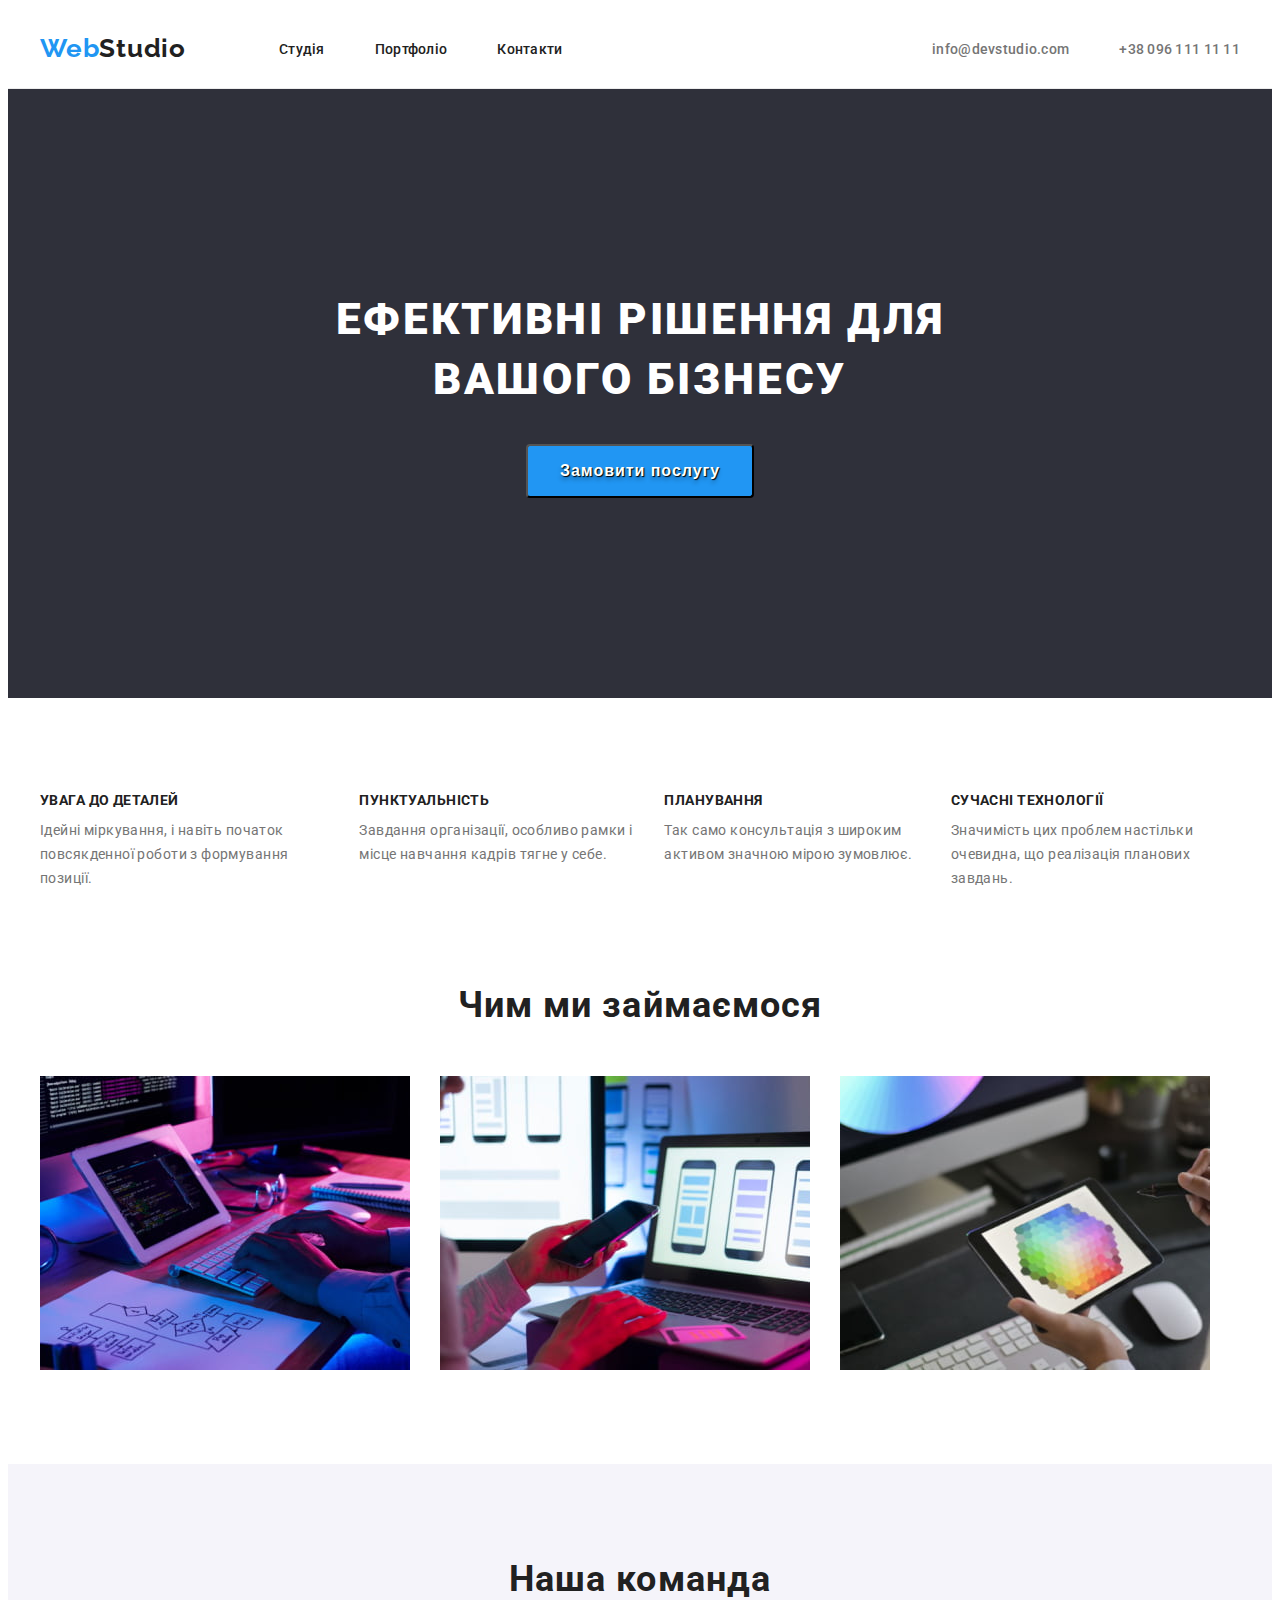
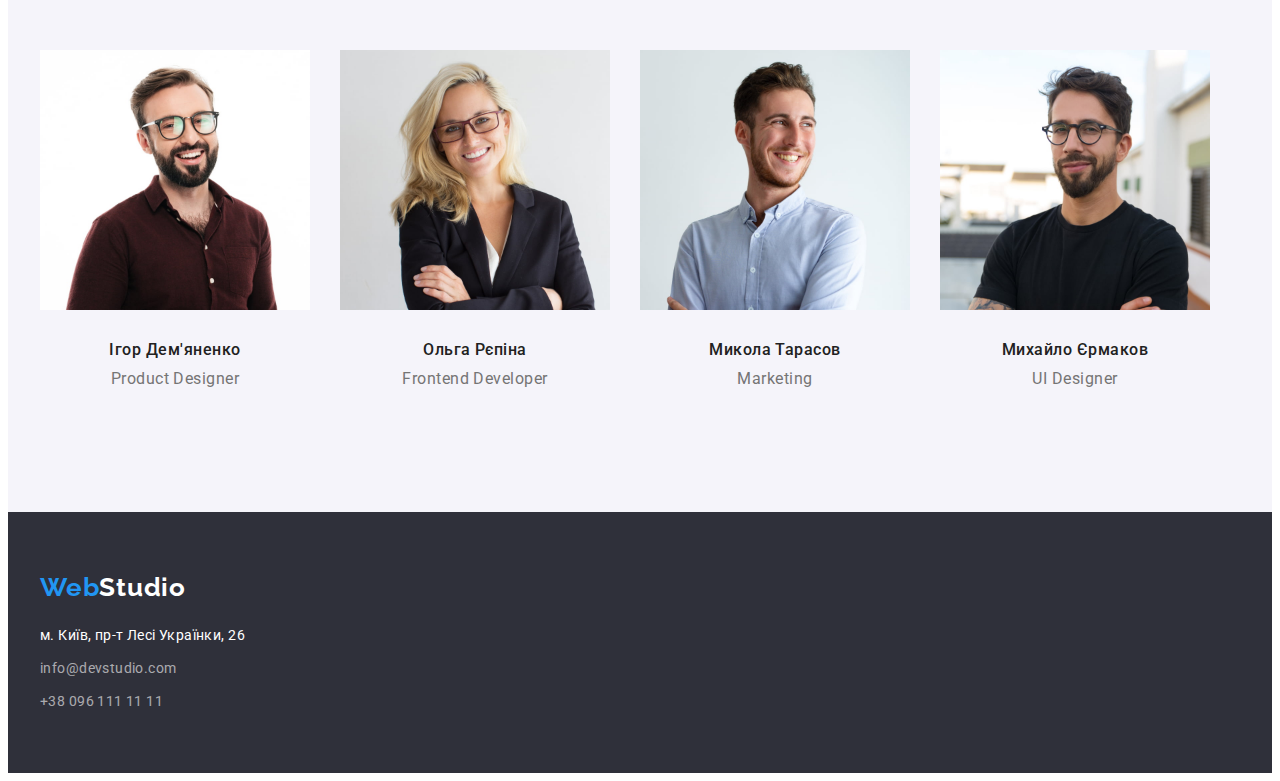
<file: index.html>
<!DOCTYPE html>
<html lang="uk">
  <head>
    <meta charset="UTF-8" />
    <meta http-equiv="X-UA-Compatible" content="IE=edge" />
    <meta name="viewport" content="width=device-width, initial-scale=1.0" />
    <title>Document</title>

    <link rel="preconnect" href="https://fonts.googleapis.com" />
    <link rel="preconnect" href="https://fonts.gstatic.com" crossorigin />
    <link
      href="https://fonts.googleapis.com/css2?family=Raleway:wght@700&family=Roboto:wght@400;500;700;900&display=swap"
      rel="stylesheet"
    />

    <link
      rel="stylesheet"
      href="https://cdnjs.cloudflare.com/ajax/libs/modern-normalize/1.1.0/modern-normalize.min.css"
      integrity="sha512-wpPYUAdjBVSE4KJnH1VR1HeZfpl1ub8YT/NKx4PuQ5NmX2tKuGu6U/JRp5y+Y8XG2tV+wKQpNHVUX03MfMFn9Q=="
      crossorigin="anonymous"
      referrerpolicy="no-referrer"
    />

    <link rel="stylesheet" href="./css/styles.css" />
  </head>
  <body>

    <header class="page-header">
      <div class="container header-container">
        <nav class="main-nav">
          <a class="logo logo-header link" href="./index.html"><span class="logo-style">Web</span>Studio</a>

          <ul class="site-nav-list list">
            <li class="site-nav-item"><a class="site-nav link" href="./index.html">Студія</a></li>
            <li class="site-nav-item"><a class="site-nav link" href="./portfolio.html">Портфоліо</a></li>
            <li class="site-nav-item"><a class="site-nav link" href="">Контакти</a></li>
          </ul>
        </nav>
        
        <ul class="contacts-list list">
          <li class="contacts-item"><a class="contacts link" href="mailto:info@devstudio.com">info@devstudio.com</a></li>
          <li class="contacts-item"><a class="contacts link" href="tel:+380961111111">+38 096 111 11 11</a></li>
        </ul>
      </div>
    </header>

    <main>
      <section class="main-section">
        <div class="container main-conteiner">
          <h1 class="main-section-title">Ефективні рішення для <br> вашого бізнесу</h1>
          <button class="main-section-btn" type="button">Замовити послугу</button>
        </div>
      </section>

      <section class="section">
        <div class="container">
          <h2 class="advantages-title visually-hidden">Наші переваги</h2>
          <ul class="advantages-list list">
            <li class="advantages-item">
              <h3 class="advantages-item-title">УВАГА ДО ДЕТАЛЕЙ</h3>
              <p class="advantages-item-text">
                Ідейні міркування, і навіть початок повсякденної роботи з формування позиції.
              </p>
            </li>
            <li class="advantages-item">
              <h3 class="advantages-item-title">ПУНКТУАЛЬНІСТЬ</h3>
              <p class="advantages-item-text">
                Завдання організації, особливо рамки і місце навчання кадрів тягне у себе.
              </p>
            </li>
            <li class="advantages-item">
              <h3 class="advantages-item-title">ПЛАНУВАННЯ</h3>
              <p class="advantages-item-text">
                Так само консультація з широким активом значною мірою зумовлює.
              </p>
            </li>
            <li class="advantages-item">
              <h3 class="advantages-item-title">СУЧАСНІ ТЕХНОЛОГІЇ</h3>
              <p class="advantages-item-text">
                Значимість цих проблем настільки очевидна, що реалізація планових завдань.
              </p>
            </li>
          </ul>
        </div>
      </section>
      <section class="section work-section">
        <div class="container">
          <h2 class="work">Чим ми займаємося</h2>
          <ul class="work-list list">
            <li class="work-item">
              <img
                src="./images/images-main/photo-a.jpg"
                alt="Стіл, на якому планшет з мобільною клавіфтурою"
                width="370"
                height="294"
              />
            </li>
            <li class="work-item">
              <img
                src="./images/images-main/photo-b.jpg"
                alt="Відкритий ноутбук, пред яким жіночі руки тримають сматфон"
                width="370"
                height="294"
              />
            </li>
            <li class="work-item">
              <img
                src="./images/images-main/photo-c.jpg"
                alt="В жіночих руках планшет зі стілусом над столом з клавіфтурою"
                width="370"
                height="294"
              />
            </li>
          </ul>
        </div>
      </section>

      <section class="section team-section">
        <div class="container">
          <h2 class="team-title">Наша команда</h2>
          <ul class="team-list list">
            <li class="team-item">
              <img
                src="./images/images-main/photo-demjanenko.jpg"
                alt="Фото Ігоря Дем'яненко"
                width="270"
                height="260"
              />
              <div class="team-name">
              <h3 class="team-item-title">Ігор Дем'яненко</h3>
              <p lang="en" class="team-item-text">Product Designer</p>
            </div>
            </li>
            <li class="team-item">
              <img 
                src="./images/images-main/photo-olga-repina.jpg"
                alt="Фото Ольги Рєпіної"
                width="270"
                height="260"
              />
              <div class="team-name">
              <h3 class="team-item-title">Ольга Рєпіна</h3>
              <p lang="en" class="team-item-text">Frontend Developer</p>
            </div>
            </li>
            <li class="team-item">
              <img 
                src="./images/images-main/photo-tarasov.jpg"
                alt="Фото Миколи Тарасова"
                width="270"
                height="260"
              />
              <div class="team-name">
              <h3 class="team-item-title">Микола Тарасов</h3>
              <p lang="en" class="team-item-text">Marketing</p>
            </div>
            </li>
            <li class="team-item">
              <img 
                src="./images/images-main/photo-ermakov.jpg"
                alt="Фото Михайла Єрмакова"
                width="270"
                height="260"
              />
              <div class="team-name">
              <h3 class="team-item-title">Михайло Єрмаков</h3>
              <p lang="en" class="team-item-text">UI Designer</p>
            </div>
            </li>
          </ul>
        </div>
      </section>
    </main>
    <footer class="footer">
      <div class="container footer-conteiner">
        <h2 lang="en" class="logo logo-footer"><span class="logo-style">Web</span>Studio</h2>
        <address>
          <ul class="footer-list list">
            <li class="footer-adress">
              <a class="link" href="">м. Київ, пр-т Лесі Українки, 26</a>
            </li>
            <li class="footer-item">
              <a class="link" href="mailto:info@devstudio.com">info@devstudio.com</a>
            </li>
            <li class="footer-item">
              <a class="link" href="tel:+380961111111">+38 096 111 11 11</a>
            </li>
          </ul>
        </address>
      </div>
    </footer>
  </body>
</html>
</file>
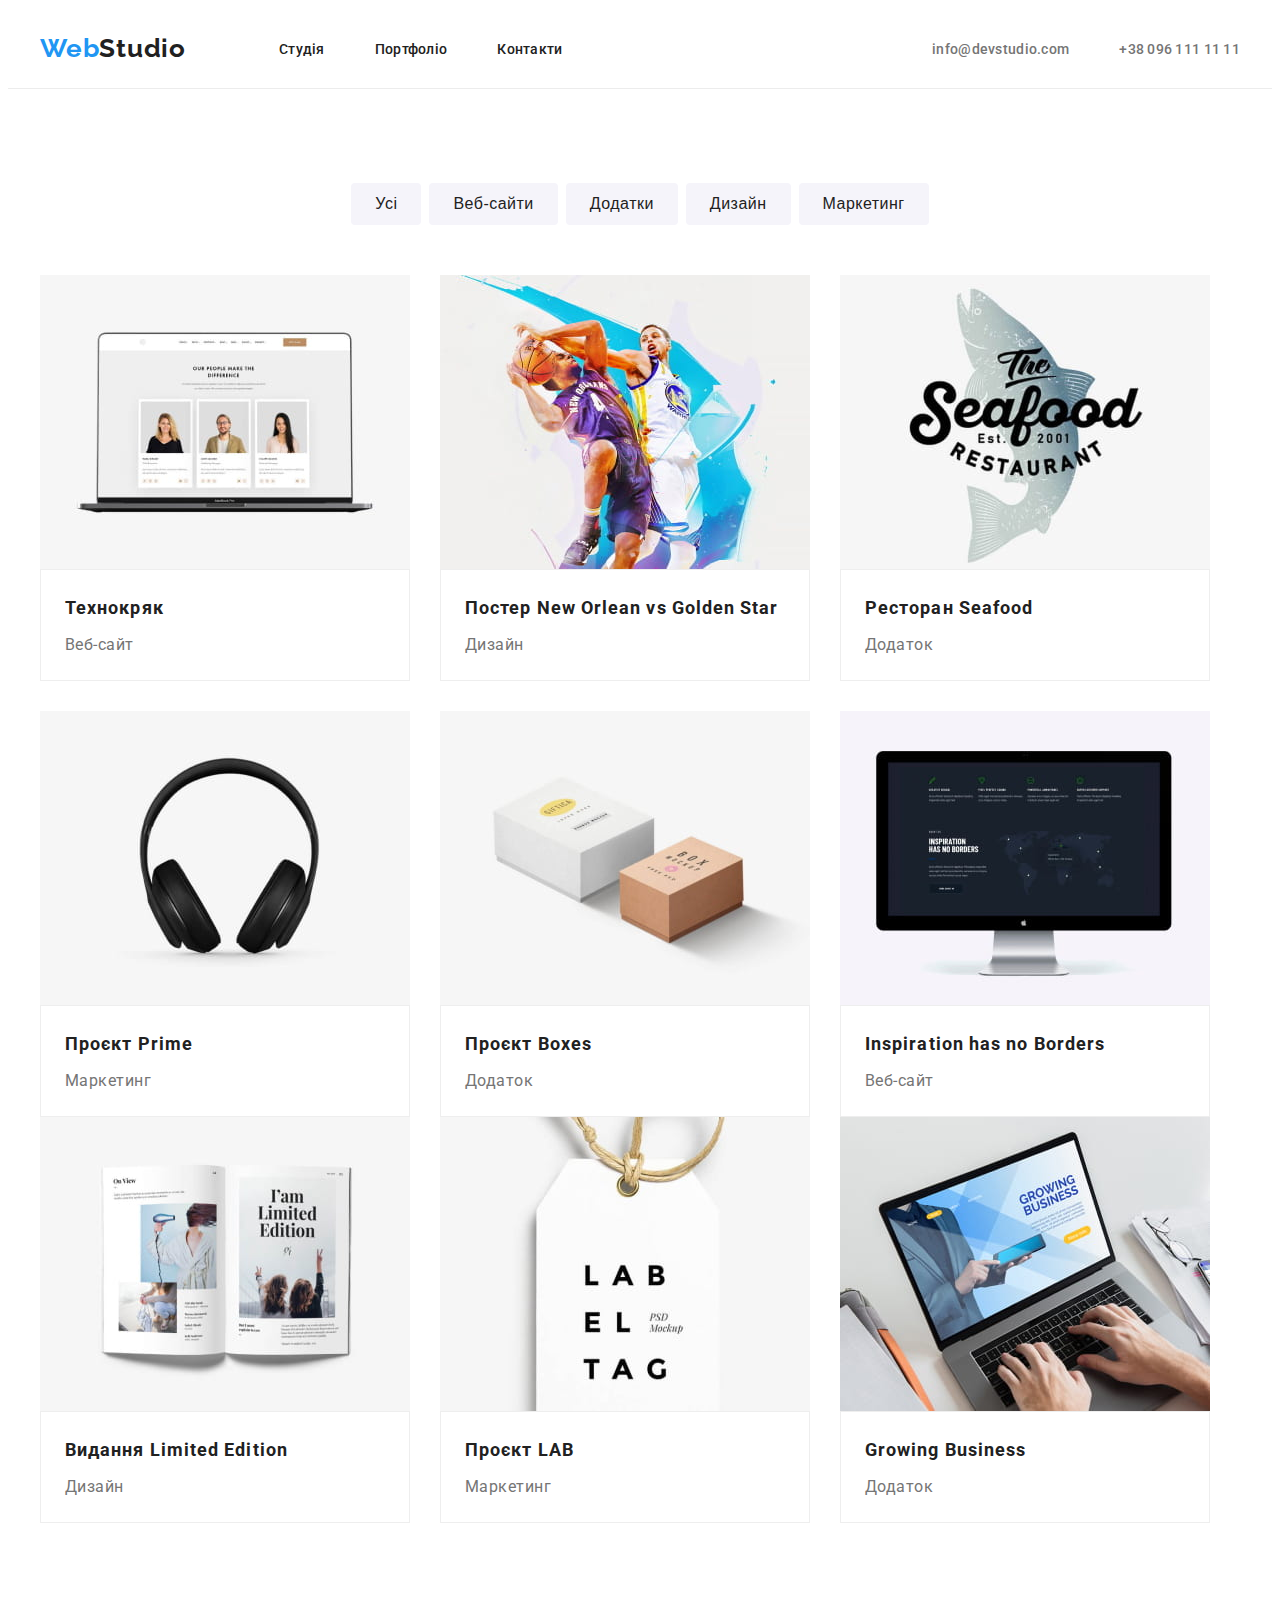
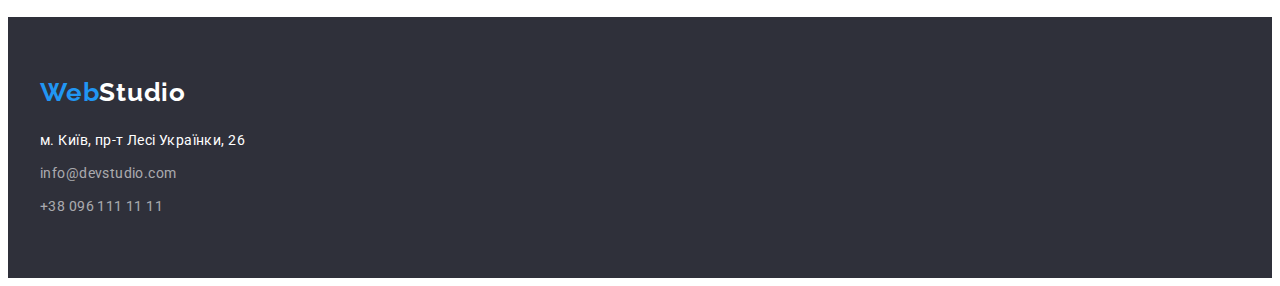
<file: portfolio.html>
<!DOCTYPE html>
<html lang="en">
  <head>
    <meta charset="UTF-8" />
    <meta http-equiv="X-UA-Compatible" content="IE=edge" />
    <meta name="viewport" content="width=device-width, initial-scale=1.0" />
    <title>Document</title>

    <link rel="preconnect" href="https://fonts.googleapis.com" />
    <link rel="preconnect" href="https://fonts.gstatic.com" crossorigin />
    <link
      href="https://fonts.googleapis.com/css2?family=Raleway:wght@700&family=Roboto:wght@400;500;700;900&display=swap"
      rel="stylesheet"
    />

    <link rel="stylesheet" href="https://cdnjs.cloudflare.com/ajax/libs/modern-normalize/1.1.0/modern-normalize.min.css" integrity="sha512-wpPYUAdjBVSE4KJnH1VR1HeZfpl1ub8YT/NKx4PuQ5NmX2tKuGu6U/JRp5y+Y8XG2tV+wKQpNHVUX03MfMFn9Q==" crossorigin="anonymous" referrerpolicy="no-referrer" />

    <link rel="stylesheet" href="./css/styles.css" />
  </head>
  <body>

    <header class="page-header">
      <div class="container header-container">
        <nav class="main-nav">
          <a class="logo logo-header link" href="./index.html"><span class="logo-style">Web</span>Studio</a>

          <ul class="site-nav-list list">
            <li class="site-nav-item"><a class="site-nav link" href="./index.html">Студія</a></li>
            <li class="site-nav-item"><a class="site-nav link" href="./portfolio.html">Портфоліо</a></li>
            <li class="site-nav-item"><a class="site-nav link" href="">Контакти</a></li>
          </ul>
        </nav>
        
        <ul class="contacts-list list">
          <li class="contacts-item"><a class="contacts link" href="mailto:info@devstudio.com">info@devstudio.com</a></li>
          <li class="contacts-item"><a class="contacts link" href="tel:+380961111111">+38 096 111 11 11</a></li>
        </ul>
      </div>
    </header>

    <main>
      <section class="section">
        <div class="container">
        <h1 class="visually-hidden">Наші роботи</h1>
        
        <ul class="portfolio-list-btn list">
          <li class="portfolio-btn"><button class="btn" type="button">Усі</button></li>
          <li class="portfolio-btn"><button class="btn" type="button">Веб-сайти</button></li>
          <li class="portfolio-btn"><button class="btn" type="button">Додатки</button></li>
          <li class="portfolio-btn"><button class="btn" type="button">Дизайн</button></li>
          <li class="portfolio-btn"><button class="btn" type="button">Маркетинг</button></li>
        </ul>
      
      
        <ul class="portfolio-list list">
          <li class="portfolio-item">
            <img class="portfolio-img"
              src="./images/images-portfolio/tehnokrjak.jpg"
              alt="Монітор ноутбука з тьома фото"
              width="370"
              height="294"
            />
            <div class="portfolio-name">
            <h2 class="portfolio-item-title">Технокряк</h2>
            <p class="portfolio-text">Веб-сайт</p>
          </div>
          </li>
          <li class="portfolio-item">
            <img class="portfolio-img"
              src="./images/images-portfolio/new-orlean.jpg"
              alt="Два баскетболіста з м'ячем під час гри"
              width="370"
              height="294"
            />
            <div class="portfolio-name">
            <h2 class="portfolio-item-title">Постер New Orlean vs Golden Star</h2>
            <p class="portfolio-text">Дизайн</p>
          </div>
          </li>
          <li class="portfolio-item">
            <img class="portfolio-img"
              src="./images/images-portfolio/seafood.jpg"
              alt="Логотип ресторану"
              width="370"
              height="294"
            />
            <div class="portfolio-name">
            <h2 class="portfolio-item-title">Ресторан Seafood</h2>
            <p class="portfolio-text">Додаток</p>
          </div>
          </li>
          <li class="portfolio-item">
            <img class="portfolio-img"
              src="./images/images-portfolio/prime.jpg"
              alt="Чорні накладні навушники"
              width="370"
              height="294"
            />
            <div class="portfolio-name">
            <h2 class="portfolio-item-title">Проєкт Prime</h2>
            <p class="portfolio-text">Маркетинг</p>
          </div>
          </li>
          <li class="portfolio-item">
            <img class="portfolio-img"
              src="./images/images-portfolio/boxes.jpg"
              alt="Дві коробки, одна рожева, друга біла"
              width="370"
              height="294"
            />
            <div class="portfolio-name">
            <h2 class="portfolio-item-title">Проєкт Boxes</h2>
            <p class="portfolio-text">Додаток</p>
          </div>
          </li>
          <li class="portfolio-item">
            <img class="portfolio-img"
              src="./images/images-portfolio/inspiration.jpg"
              alt="Чорній монітор епл на сірій підставці"
              width="370"
              height="294"
            />
            <div class="portfolio-name">
            <h2 class="portfolio-item-title">Inspiration has no Borders</h2>
            <p class="portfolio-text">Веб-сайт</p>
          </div>
          </li>
          <li class="portfolio-item">
            <img class="portfolio-img"
              src="./images/images-portfolio/limited-edition.jpg"
              alt="На розвороті журналу три фото и напис I'm  Limited Edition"
              width="370"
              height="294"
            />
            <div class="portfolio-name">
            <h2 class="portfolio-item-title">Видання Limited Edition</h2>
            <p class="portfolio-text">Дизайн</p>
          </div>
          </li>
          <li class="portfolio-item">
            <img class="portfolio-img"
              src="./images/images-portfolio/lab.jpg"
              alt="Ярлик для одягу з написом Lab el tag"
              width="370"
              height="294"
            />
            <div class="portfolio-name">
            <h2 class="portfolio-item-title">Проєкт LAB</h2>
            <p class="portfolio-text">Маркетинг</p>
          </div>
          </li>
          <li class="portfolio-item">
            <img class="portfolio-img"
              src="./images/images-portfolio/growing-bus.jpg"
              alt="Чоловічі руки на клавіатурі ноутбука"
              width="370"
              height="294"
            />
            <div class="portfolio-name">
            <h2 class="portfolio-item-title">Growing Business</h2>
            <p class="portfolio-text">Додаток</p>
          </div>
          </li>
        </ul>
      
      </div>
      </section>
    </main>

    <footer class="footer">
      <div class="container footer-conteiner">
        <h2 lang="en" class="logo logo-footer"><span class="logo-style">Web</span>Studio</h2>
        <address>
          <ul class="footer-list list">
            <li class="footer-adress">
              <a class="link" href="">м. Київ, пр-т Лесі Українки, 26</a>
            </li>
            <li class="footer-item">
              <a class="link" href="mailto:info@devstudio.com">info@devstudio.com</a>
            </li>
            <li class="footer-item">
              <a class="link" href="tel:+380961111111">+38 096 111 11 11</a>
            </li>
          </ul>
        </address>
      </div>
    </footer>
  </body>
</html>
</file>
<file: css/styles.css>
:root{
    /* fonts */
    --main-font: Roboto, sans-serif;
    --secondary-font: Raleway, sans-serif;


    /* text colors*/
    --main-txt-cl:#212121;
    --second-cl:#757575;
    --blue-cl: #2196F3;
    --main-section-cl: #FFFFFF;
   

    /* background colors */
    --main-section-bg-cl: #2F303A;
    --portfolio-btn-cl: #F5F4FA;

    /* others */
    --header-border-cl: #ECECEC;
    --portfolio-border-cl:#EEEEEE;

}
body{
    color: var(--main-txt-cl);
    font-family: var(--main-font);
}



h1,
h2,
h3,
h4,
h5,
h6,
p,
ul {
    margin-top: 0;
    margin-bottom: 0;
}

img {
    display: block;
    max-width: 100%;
    height: auto;
}

.link {
    text-decoration: none;
    color: currentColor;
}

.list {
    list-style: none;
    margin: 0;
    padding: 0;
}

.container {
    width: 1200px;
    padding-left: 15px;
    padding-right: 15px;
    margin-left: auto;
    margin-right: auto;


    /*outline: 2px solid red;*/
}

/* HEADER */
header {
    border-bottom: 1px solid var(--header-border-cl);
}

.header-container {
    display: flex;
    margin-right: auto;
    
   
}

.main-nav {
    display: flex;
    align-items: center;
}

.visually-hidden {
    position: absolute;
    width: 1px;
    height: 1px;
    margin: -1px;
    border: 0;
    padding: 0;
    
    white-space: nowrap;
    clip-path: inset(100%);
    clip: rect(0 0 0 0);
    overflow: hidden;
  }


.logo {
    display: block;
    font-family: var(--secondary-font);
    font-weight: 700;
    font-size: 26px;
    line-height: calc(31 / 26);
    letter-spacing: 0.03em;
    padding-top: 25px;
    padding-bottom: 24px;
    
}
.logo-style {
    color: #2196F3;
}
.logo-header{
    margin-right: 93px;
}

.site-nav-list{
    display: flex;
    gap: 50px;
    align-items: center;
}
.site-nav  {
    display: block;
    font-weight: 500;
    font-size: 14px;
    line-height: calc(16 / 14);
    letter-spacing: 0.02em;
    padding-top: 33px;
    padding-bottom: 31px;
    
}


.site-nav-item:hover,
.site-nav-item:focus {
    color: var(--blue-cl);
}

.contacts-list {
    display: flex;
    margin-left: auto;
    align-items: center;
 }


.contacts {
    display: flex;
    font-weight: 500;
    font-size: 14px;
    line-height: calc(16 / 14);
    color: var(--second-cl);
    letter-spacing: 0.02em;
    padding-top: 33px;
    padding-bottom: 31px;
}
.contacts-item:not(:last-child) {
    margin-right: 50px;
}



.contacts:hover,
.contacts:focus {
    color: var(--blue-cl);
}

/* MAIN */

.section {
    padding: 94px 0;
}

.main-section{
    
    background-color: var(--main-section-bg-cl);
    text-align: center;
    padding-top: 195px;
    margin: 0 auto;
    max-width: 1600px;
    padding: 200px 0;
}

.main-section-title {
    margin-bottom: 35px;
    font-weight: 900;
    font-size: 44px;
    line-height: calc(60 / 44);
    letter-spacing: 0.06em;
    text-transform: uppercase;
    color: var(--main-section-cl);
    margin-left: auto;
    margin-right: auto;
    
    
}

.main-section-btn {
    color: var(--main-section-cl);
    font-weight: 700;
    font-size: 16px;
    line-height: calc(30 / 16);
    align-items: center;
    text-align: center;
    letter-spacing: 0.06em;
    background-color: var(--blue-cl);
    cursor: pointer;
    border-radius: 4px;
    text-shadow: 0px 4px 4px rgba(0, 0, 0, 0.25),
    #000000 1px 1px 1px;
    padding: 10px 32px;
}

.advantages-title{
    text-align: center;
}
.advantages-list {
    display: flex;
    gap: 30px;

}

.advantages-item-title{
    font-weight: 700;
    font-size: 14px;
    line-height: calc(16 / 14);
    letter-spacing: 0.03em;
    text-transform: uppercase;
    margin-bottom: 10px;

}

.advantages-item-text {
    font-size: 14px;
    line-height: calc(24 /14);
    letter-spacing: 0.03em;    
    color: var(--second-cl);
}
.work-section{
    padding-top: 0;
}

.work-list{
    display: flex;
    gap: 30px;
}

.work{
    margin-bottom: 50px;
}
.work,  
.team-title {
    margin-bottom: 50px;
    font-weight: 700;
    font-size: 36px;
    line-height: calc(42 / 36);
    text-align: center;
    letter-spacing: 0.03em;
    margin-top: 0%;
}

.team-section{
    background-color: var(--portfolio-btn-cl);
}

.team-list{
    display: flex;
    gap: 30px;
}

.team-name {
    padding-top: 30px;
    padding-bottom: 30px;
}

 .team-item-title {
    font-weight: 500;
    font-size: 16px;
    line-height: calc(19 / 16);
    text-align: center;
    letter-spacing: 0.03em;
    margin-bottom: 10px;
 }
 
  .team-item-text {
    
    font-size: 16px;
    line-height: calc(19 / 16);
    text-align: center;
    letter-spacing: 0.03em;
    color: var(--second-cl);
    
  }


/* FOOTER */

  .footer {
    background-color: var(--main-section-bg-cl);
    padding-top: 60px;
    padding-bottom: 60px;
  }
  .logo-footer {
    
    color: var(--main-section-cl);
    margin-bottom: 20px;
    margin-top: 0;
    padding-top: 0;
    padding-bottom: 0;
  }

  .footer-list {
    text-decoration: none;
    font-style: normal;
    font-weight: 400;
    font-size: 14px;
    line-height: calc(24 / 14);
    letter-spacing: 0.03em;
  }
  .footer-adress {
    color: var(--main-section-cl);
    margin-bottom: 9px;
  }

  .footer-item {
    color: rgba(255, 255, 255, 0.6);

  }
  .footer-item:not(:last-child){
    margin-bottom: 9px;
  }


/* ПОРТФОЛІО*/


.container-portfolio{
    width: 1200px;
    padding-left: 15px;
    padding-right: 15px;
    margin-left: auto;
    margin-right: auto;
    margin-bottom: 94px;

}
.portfolio-list-btn {
    display: flex;
    gap: 8px;
    margin-bottom: 50px;
    justify-content: center;
}

.btn {
    font-weight: 500;
    font-size: 16px;
    line-height: calc(26 / 16);
    text-align: center;
    letter-spacing: 0.03em;
    color: var(--main-txt-cl);
    background-color: var(--portfolio-btn-cl);
    border-radius: 4px;
    border-color: transparent;
    padding: 6px 22px;

}

.btn:hover,
.btn:focus {
    background: var(--blue-cl);
    color: var(--main-section-cl);
    cursor: pointer;
        
}

/*   Portfolio IMG*/

.portfolio-list{
    display: flex;
    flex-wrap: wrap;
    /*margin-bottom: 94px;*/
}

.portfolio-item-title {
    font-weight: 700;
    font-size: 18px;
    line-height: calc(36 / 18);
    letter-spacing: 0.06em;
    color: var(--main-txt-cl);
    margin-bottom: 4px;
    
}

.portfolio-item{
    margin-right: 30px;
    margin-bottom: 30px;
       
}

.portfolio-item:nth-child(3n){
    margin-right: 0;
}

.portfolio-item:nth-child(n+3) {
    margin-bottom: 0;
}


.portfolio-text {
    font-size: 16px;
    line-height: calc(30 / 16);
    letter-spacing: 0.03em;
    color: var(--second-cl);
}

.portfolio-name {
    padding: 20px 24px;
    border: 1px solid var(--portfolio-border-cl);
}
</file>
